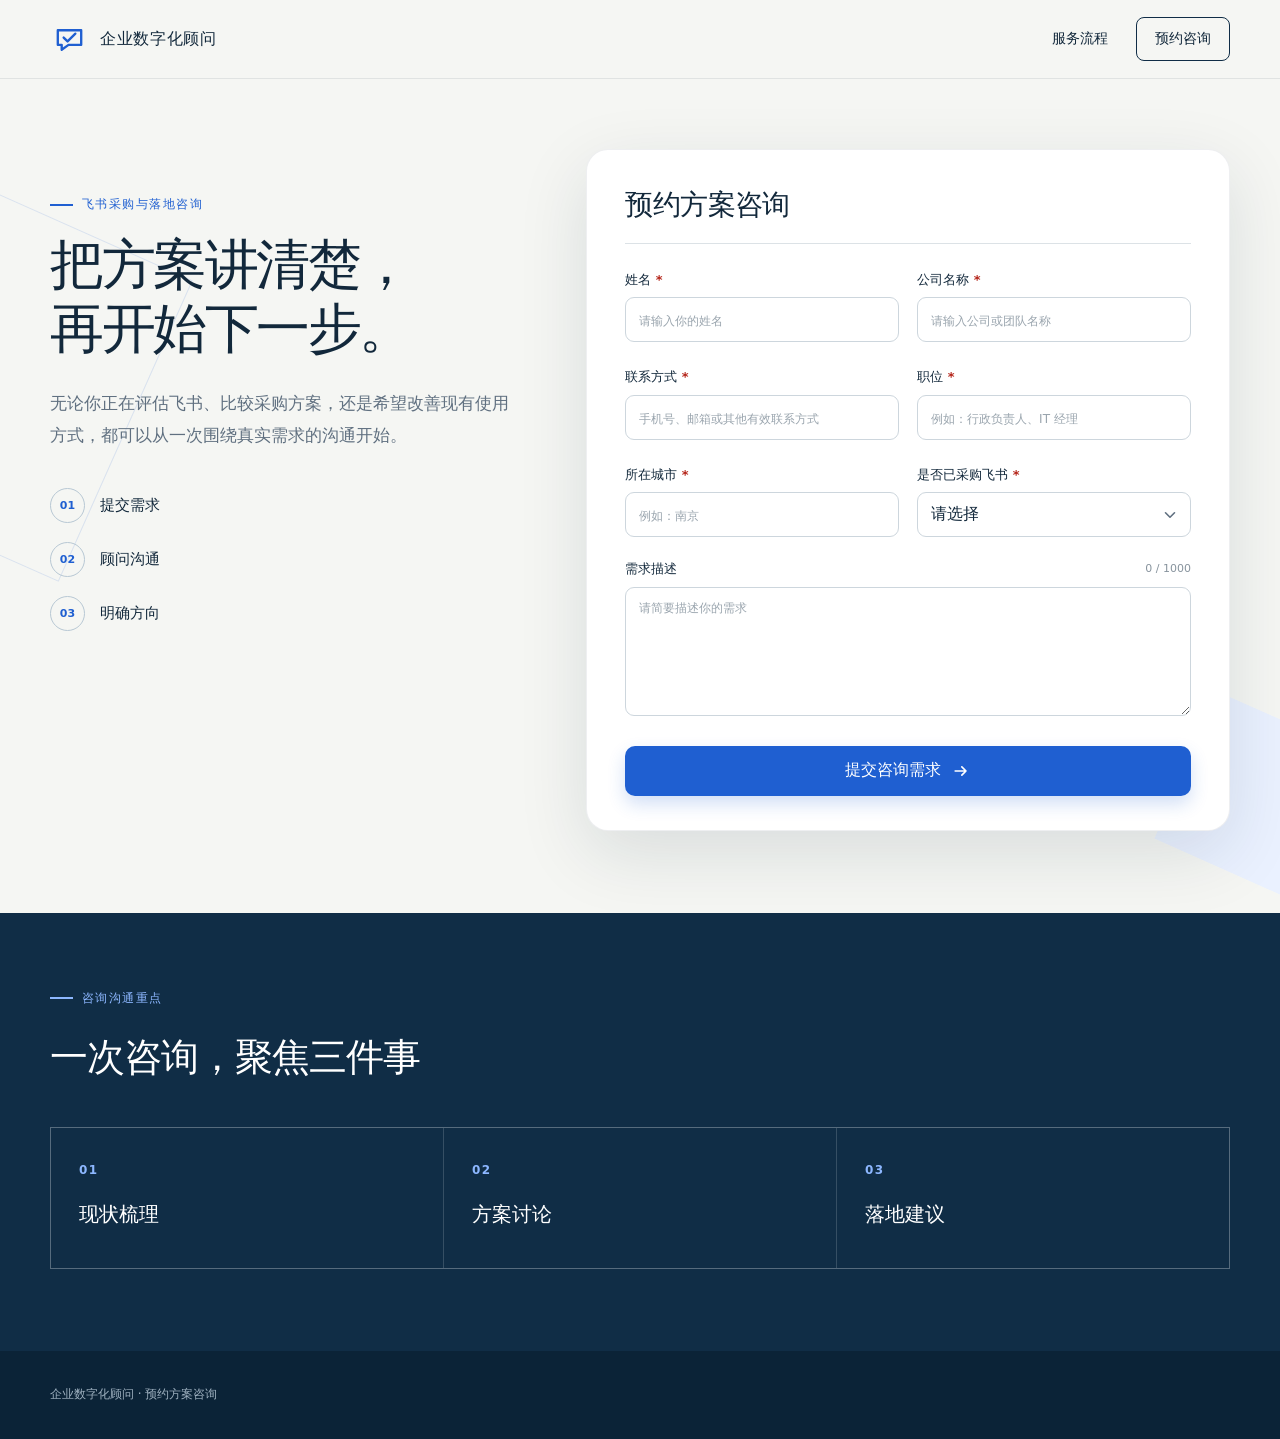
<file: index.html>
<!doctype html>
<html lang="zh-CN">
<head>
  <meta charset="utf-8">
  <meta name="viewport" content="width=device-width, initial-scale=1">
  <meta name="description" content="预约飞书采购与落地方案咨询，留下联系信息，由顾问跟进你的实际需求。">
  <meta name="theme-color" content="#12304a">
  <meta name="referrer" content="no-referrer">
  <meta http-equiv="Content-Security-Policy" content="default-src 'self'; script-src 'self'; style-src 'self'; img-src 'self' data:; connect-src https://open.feishu.cn; object-src 'none'; base-uri 'none'; form-action 'none'">
  <title>预约方案咨询｜企业数字化顾问</title>
  <link rel="icon" href="assets/favicon.svg" type="image/svg+xml">
  <link rel="stylesheet" href="assets/styles.css">
  <script defer src="assets/site-config.js"></script>
  <script defer src="assets/form-core.js"></script>
  <script defer src="assets/app.js"></script>
</head>
<body>
  <a class="skip-link" href="#consultation-form">跳到咨询表单</a>
  <header class="site-header">
    <div class="shell header-inner">
      <a class="brand" href="./" aria-label="企业数字化顾问首页">
        <svg class="brand-mark" viewBox="0 0 40 40" aria-hidden="true">
          <path d="M8 10.5h24v15H19l-7 5v-5H8z" fill="none" stroke="currentColor" stroke-width="2.4" stroke-linejoin="round"/>
          <path d="m14 18 4 4 8-8" fill="none" stroke="currentColor" stroke-width="2.4" stroke-linecap="round" stroke-linejoin="round"/>
        </svg>
        <strong>企业数字化顾问</strong>
      </a>
      <nav class="header-nav" aria-label="页面导航">
        <a href="#process">服务流程</a>
        <a class="nav-cta" href="#consultation">预约咨询</a>
      </nav>
    </div>
  </header>

  <main>
    <section class="hero" id="consultation">
      <div class="hero-decoration hero-decoration-one" aria-hidden="true"></div>
      <div class="hero-decoration hero-decoration-two" aria-hidden="true"></div>
      <div class="shell hero-grid">
        <div class="hero-copy">
          <p class="eyebrow"><span></span> 飞书采购与落地咨询</p>
          <h1>把方案讲清楚，<br>再开始下一步。</h1>
          <p class="hero-lead">无论你正在评估飞书、比较采购方案，还是希望改善现有使用方式，都可以从一次围绕真实需求的沟通开始。</p>
          <ol class="hero-steps" aria-label="咨询流程">
            <li><span>01</span><strong>提交需求</strong></li>
            <li><span>02</span><strong>顾问沟通</strong></li>
            <li><span>03</span><strong>明确方向</strong></li>
          </ol>
        </div>

        <div class="form-card">
          <div class="form-heading"><h2>预约方案咨询</h2></div>
          <noscript><p class="form-status status-error">当前浏览器未启用 JavaScript，暂时无法提交，请启用后重试。</p></noscript>
          <form id="consultation-form" method="post" novalidate>
            <div class="honeypot" aria-hidden="true">
              <label for="website">请勿填写此项</label>
              <input id="website" name="website" type="text" tabindex="-1" autocomplete="off">
            </div>
            <div class="form-grid">
              <div class="field">
                <label for="name">姓名 <span class="required" aria-hidden="true">*</span></label>
                <input id="name" name="name" type="text" maxlength="40" autocomplete="name" placeholder="请输入你的姓名" required aria-describedby="name-error">
                <p class="field-error" id="name-error"></p>
              </div>
              <div class="field">
                <label for="company">公司名称 <span class="required" aria-hidden="true">*</span></label>
                <input id="company" name="company" type="text" maxlength="100" autocomplete="organization" placeholder="请输入公司或团队名称" required aria-describedby="company-error">
                <p class="field-error" id="company-error"></p>
              </div>
              <div class="field">
                <label for="contact">联系方式 <span class="required" aria-hidden="true">*</span></label>
                <input id="contact" name="contact" type="text" maxlength="80" autocomplete="tel" placeholder="手机号、邮箱或其他有效联系方式" required aria-describedby="contact-error">
                <p class="field-error" id="contact-error"></p>
              </div>
              <div class="field">
                <label for="position">职位 <span class="required" aria-hidden="true">*</span></label>
                <input id="position" name="position" type="text" maxlength="60" autocomplete="organization-title" placeholder="例如：行政负责人、IT 经理" required aria-describedby="position-error">
                <p class="field-error" id="position-error"></p>
              </div>
              <div class="field">
                <label for="city">所在城市 <span class="required" aria-hidden="true">*</span></label>
                <input id="city" name="city" type="text" maxlength="60" autocomplete="address-level2" placeholder="例如：南京" required aria-describedby="city-error">
                <p class="field-error" id="city-error"></p>
              </div>
              <div class="field">
                <label for="feishu-status">是否已采购飞书 <span class="required" aria-hidden="true">*</span></label>
                <div class="select-wrap">
                  <select id="feishu-status" name="feishuStatus" required aria-describedby="feishuStatus-error">
                    <option value="" selected disabled>请选择</option>
                    <option value="已采购飞书">已采购飞书</option>
                    <option value="正在评估或采购中">正在评估或采购中</option>
                    <option value="尚未采购飞书">尚未采购飞书</option>
                    <option value="不清楚">不清楚</option>
                  </select>
                  <svg viewBox="0 0 20 20" aria-hidden="true"><path d="m5 7.5 5 5 5-5" fill="none" stroke="currentColor" stroke-width="1.8" stroke-linecap="round" stroke-linejoin="round"/></svg>
                </div>
                <p class="field-error" id="feishuStatus-error"></p>
              </div>
              <div class="field field-full">
                <div class="label-row">
                  <label for="description">需求描述</label>
                  <span id="description-count" aria-live="off">0 / 1000</span>
                </div>
                <textarea id="description" name="description" rows="4" maxlength="1000" placeholder="请简要描述你的需求" aria-describedby="description-error"></textarea>
                <p class="field-error" id="description-error"></p>
              </div>
            </div>
            <button class="submit-button" id="submit-button" type="submit">
              <span class="button-label">提交咨询需求</span>
              <span class="button-loading" aria-hidden="true"><i></i>正在提交</span>
              <svg class="button-arrow" viewBox="0 0 24 24" aria-hidden="true"><path d="M5 12h13m-5-5 5 5-5 5" fill="none" stroke="currentColor" stroke-width="2" stroke-linecap="round" stroke-linejoin="round"/></svg>
            </button>
            <p class="form-status" id="form-status" role="status" aria-live="polite" tabindex="-1"></p>
          </form>
        </div>
      </div>
    </section>

    <section class="process-section" id="process">
      <div class="shell">
        <div class="section-heading">
          <p class="eyebrow"><span></span> 咨询沟通重点</p>
          <h2>一次咨询，聚焦三件事</h2>
        </div>
        <div class="process-grid">
          <article><span class="process-number">01</span><h3>现状梳理</h3></article>
          <article><span class="process-number">02</span><h3>方案讨论</h3></article>
          <article><span class="process-number">03</span><h3>落地建议</h3></article>
        </div>
      </div>
    </section>
  </main>

  <footer class="site-footer">
    <div class="shell footer-inner"><p>企业数字化顾问 · 预约方案咨询</p></div>
  </footer>
</body>
</html>
</file>
<file: assets/styles.css>
:root {
  color-scheme: light;
  --ink: #12283b;
  --muted: #607080;
  --blue: #1f5fd1;
  --blue-dark: #174aa6;
  --navy: #102d46;
  --paper: #f5f6f3;
  --card: #ffffff;
  --line: #dce2e6;
  --soft-blue: #eaf1ff;
  --soft-green: #e6f4ed;
  --green: #18734c;
  --red: #b42318;
  --soft-red: #fff0ee;
  --shadow: 0 22px 70px rgba(18, 40, 59, 0.12);
  font-family: "PingFang SC", "Microsoft YaHei", "Noto Sans CJK SC", system-ui, -apple-system, sans-serif;
  font-synthesis: none;
}

* { box-sizing: border-box; }
html { scroll-behavior: smooth; }
body { margin: 0; color: var(--ink); background: var(--paper); line-height: 1.65; }
a { color: inherit; }
button, input, select, textarea { font: inherit; }
button, select { cursor: pointer; }
svg { display: block; }
.shell { width: min(1180px, calc(100% - 48px)); margin: 0 auto; }
.skip-link { position: absolute; left: 16px; top: -80px; z-index: 20; padding: 10px 16px; background: var(--navy); color: white; border-radius: 8px; }
.skip-link:focus { top: 12px; }

.site-header { background: rgba(245, 246, 243, 0.96); border-bottom: 1px solid rgba(18, 40, 59, 0.09); position: sticky; top: 0; z-index: 10; backdrop-filter: blur(12px); }
.header-inner { min-height: 78px; display: flex; align-items: center; justify-content: space-between; gap: 24px; }
.brand { display: inline-flex; align-items: center; gap: 11px; text-decoration: none; }
.brand-mark { width: 39px; height: 39px; color: var(--blue); }
.brand strong { display: block; font-size: 16px; letter-spacing: 0.04em; line-height: 1.3; }
.brand small { display: block; margin-top: 3px; color: var(--muted); font-size: 9px; font-weight: 700; letter-spacing: 0.17em; }
.header-nav { display: flex; align-items: center; gap: 28px; font-size: 14px; }
.header-nav a { text-decoration: none; font-weight: 600; }
.header-nav a:not(.nav-cta):hover { color: var(--blue); }
.nav-cta { padding: 9px 18px; border: 1px solid var(--navy); border-radius: 8px; }
.nav-cta:hover { background: var(--navy); color: white; }

.hero { position: relative; overflow: hidden; padding: 70px 0 82px; }
.hero-decoration { position: absolute; pointer-events: none; border: 1px solid rgba(31, 95, 209, 0.13); transform: rotate(24deg); }
.hero-decoration-one { width: 330px; height: 330px; left: -190px; top: 120px; }
.hero-decoration-two { width: 160px; height: 160px; right: -60px; bottom: 35px; background: var(--soft-blue); border: none; }
.hero-grid { position: relative; display: grid; grid-template-columns: minmax(0, 0.84fr) minmax(520px, 1.16fr); gap: 70px; align-items: start; }
.hero-copy { padding-top: 46px; }
.eyebrow { display: flex; align-items: center; gap: 9px; margin: 0 0 18px; color: var(--blue); font-size: 12px; font-weight: 750; letter-spacing: 0.12em; }
.eyebrow span { width: 23px; height: 2px; background: currentColor; }
h1 { margin: 0; font-size: clamp(42px, 4.2vw, 64px); line-height: 1.19; letter-spacing: -0.045em; font-weight: 760; }
.hero-lead { max-width: 480px; margin: 26px 0 0; color: var(--muted); font-size: 17px; line-height: 1.9; }
.hero-steps { list-style: none; margin: 37px 0 0; padding: 0; display: grid; gap: 19px; }
.hero-steps li { display: flex; align-items: center; gap: 15px; }
.hero-steps li > span { flex: 0 0 auto; display: grid; place-items: center; width: 35px; height: 35px; border: 1px solid #b8c8d4; border-radius: 50%; color: var(--blue); font-size: 11px; font-weight: 800; }
.hero-steps strong { display: block; margin-bottom: 1px; font-size: 15px; }
.hero-steps p { margin: 0; color: var(--muted); font-size: 13px; }
.hero-note { display: flex; align-items: center; gap: 8px; margin: 34px 0 0; color: var(--green); font-size: 13px; font-weight: 600; }
.hero-note svg { width: 20px; height: 20px; }

.form-card { min-width: 0; padding: 36px 38px 34px; background: var(--card); border: 1px solid rgba(18, 40, 59, 0.07); border-radius: 22px; box-shadow: var(--shadow); }
.form-heading { margin-bottom: 22px; padding-bottom: 19px; border-bottom: 1px solid var(--line); }
.form-kicker { margin: 0 0 8px; color: var(--blue); font-size: 10px; font-weight: 800; letter-spacing: 0.15em; }
.form-heading h2 { margin: 0; font-size: 28px; line-height: 1.35; letter-spacing: -0.02em; }
.form-heading > p:last-child { margin: 8px 0 0; color: var(--muted); font-size: 15px; }
.required-note { margin: 17px 0 23px; color: var(--muted); font-size: 12px; }
.required-note span, .required { color: var(--red); }
.submission-notice { margin: 0 0 20px; padding: 11px 13px; border: 1px solid #cfddf6; border-radius: 8px; background: var(--soft-blue); color: var(--blue-dark); font-size: 12px; line-height: 1.65; }
.form-grid { display: grid; grid-template-columns: repeat(2, minmax(0, 1fr)); column-gap: 18px; }
.field { min-width: 0; margin-bottom: 16px; }
.field-full { grid-column: 1 / -1; }
.field label, .label-row > span { display: inline-block; margin-bottom: 7px; font-size: 13px; font-weight: 650; }
.label-row { display: flex; align-items: center; justify-content: space-between; gap: 16px; }
.label-row > span { color: #87939d; font-size: 11px; font-weight: 500; }
input, select, textarea { width: 100%; border: 1px solid #cdd6dd; border-radius: 9px; background: white; color: var(--ink); outline: none; transition: border-color 160ms ease, box-shadow 160ms ease, background 160ms ease; }
input, select { height: 45px; padding: 0 13px; }
textarea { min-height: 118px; padding: 11px 13px; line-height: 1.65; resize: vertical; }
input::placeholder, textarea::placeholder { color: #9aa5ae; font-size: 12px; }
input:hover, select:hover, textarea:hover { border-color: #9babb8; }
input:focus, select:focus, textarea:focus { border-color: var(--blue); box-shadow: 0 0 0 3px rgba(31, 95, 209, 0.12); }
input[aria-invalid="true"], select[aria-invalid="true"], textarea[aria-invalid="true"] { border-color: var(--red); background: #fffafa; }
.select-wrap { position: relative; }
.select-wrap select { appearance: none; padding-right: 38px; }
.select-wrap svg { position: absolute; width: 18px; height: 18px; right: 12px; top: 14px; color: var(--muted); pointer-events: none; }
.field-hint, .field-error { margin: 5px 0 0; font-size: 11px; line-height: 1.45; }
.field-hint { color: #82909b; }
.field-error { color: var(--red); min-height: 0; }
.field-error:not(:empty) { min-height: 16px; }
.honeypot { position: absolute !important; left: -10000px !important; width: 1px !important; height: 1px !important; overflow: hidden !important; }
.submit-consent { margin: 1px 0 14px; color: var(--muted); font-size: 11px; line-height: 1.65; }
.submit-button { width: 100%; min-height: 50px; display: flex; align-items: center; justify-content: center; gap: 10px; border: 0; border-radius: 10px; background: var(--blue); color: white; font-weight: 700; box-shadow: 0 8px 18px rgba(31, 95, 209, 0.2); transition: background 160ms ease, transform 160ms ease; }
.submit-button:hover:not(:disabled) { background: var(--blue-dark); transform: translateY(-1px); }
.submit-button:focus-visible { outline: 3px solid rgba(31, 95, 209, 0.28); outline-offset: 3px; }
.submit-button:disabled { cursor: wait; opacity: 0.75; }
.button-arrow { width: 20px; height: 20px; }
.button-loading { display: none; align-items: center; gap: 8px; }
.button-loading i { width: 15px; height: 15px; border: 2px solid rgba(255,255,255,0.4); border-top-color: white; border-radius: 50%; animation: spin 800ms linear infinite; }
.submit-button.is-loading .button-label, .submit-button.is-loading .button-arrow { display: none; }
.submit-button.is-loading .button-loading { display: inline-flex; }
.form-status { display: none; margin: 14px 0 0; padding: 11px 13px; border-radius: 8px; font-size: 14px; line-height: 1.65; outline: none; }
.form-status:not(:empty) { display: block; }
.status-success { background: var(--soft-green); color: #11633f; border: 1px solid #c3e5d2; }
.status-error { background: var(--soft-red); color: var(--red); border: 1px solid #f0cec8; }
.status-info { background: var(--soft-blue); color: var(--blue-dark); border: 1px solid #cfddf6; }

.process-section { padding: 76px 0 82px; background: var(--navy); color: white; }
.section-heading { max-width: 600px; }
.section-heading .eyebrow { color: #8db7ff; }
.section-heading h2 { margin: 0; font-size: clamp(28px, 3vw, 38px); letter-spacing: -0.025em; }
.section-heading > p:last-child { margin: 13px 0 0; color: #b8c7d4; font-size: 15px; }
.process-grid { display: grid; grid-template-columns: repeat(3, minmax(0, 1fr)); gap: 1px; margin-top: 38px; background: rgba(255,255,255,0.16); border: 1px solid rgba(255,255,255,0.16); }
.process-grid article { min-width: 0; padding: 28px; background: var(--navy); }
.process-number { color: #8db7ff; font-size: 12px; font-weight: 800; letter-spacing: 0.12em; }
.process-grid h3 { margin: 16px 0 9px; font-size: 20px; }
.process-grid p { margin: 0; color: #b8c7d4; font-size: 13px; line-height: 1.8; }
.site-footer { background: #0b2337; color: #9fb1c0; }
.footer-inner { min-height: 88px; display: flex; align-items: center; justify-content: space-between; gap: 20px; font-size: 12px; }
.footer-inner p { margin: 0; }

.not-found { min-height: 100vh; display: grid; place-items: center; padding: 32px; background: var(--paper); }
.not-found-card { width: min(560px, 100%); padding: 46px; background: white; border: 1px solid var(--line); border-radius: 20px; box-shadow: var(--shadow); text-align: center; }
.not-found-card img { width: 48px; margin: 0 auto 22px; }
.not-found-card h1 { font-size: 34px; letter-spacing: -0.02em; }
.not-found-card p { color: var(--muted); }
.not-found-card .eyebrow { justify-content: center; }
.not-found-card a { display: inline-block; margin-top: 12px; padding: 11px 22px; border-radius: 9px; background: var(--blue); color: white; text-decoration: none; }

@keyframes spin { to { transform: rotate(360deg); } }
@media (max-width: 1020px) {
  .hero-grid { grid-template-columns: 1fr; gap: 45px; }
  .hero-copy { padding-top: 0; max-width: 680px; }
  .hero-lead { max-width: 620px; }
  .hero-steps { grid-template-columns: repeat(3, minmax(0, 1fr)); }
  .hero-steps li { gap: 10px; }
  .form-card { order: -1; max-width: 760px; width: 100%; }
}
@media (max-width: 700px) {
  .shell { width: min(100% - 32px, 600px); }
  .header-inner { min-height: 68px; }
  .brand strong { font-size: 14px; }
  .brand small { font-size: 8px; }
  .brand-mark { width: 34px; height: 34px; }
  .header-nav { gap: 12px; }
  .header-nav > a:first-child { display: none; }
  .nav-cta { padding: 7px 12px; font-size: 12px; }
  .hero { padding: 20px 0 45px; }
  h1 { font-size: clamp(37px, 11vw, 48px); }
  .hero-lead { font-size: 15px; }
  .hero-steps { grid-template-columns: 1fr; gap: 14px; }
  .hero-note { margin-top: 26px; }
  .form-card { padding: 27px 22px 25px; border-radius: 16px; }
  .form-grid { grid-template-columns: 1fr; column-gap: 0; }
  .field-full { grid-column: auto; }
  .form-heading h2 { font-size: 25px; }
  .process-section { padding: 55px 0; }
  .process-grid { grid-template-columns: 1fr; }
  .process-grid article { padding: 24px; }
  .footer-inner { padding: 22px 0; flex-direction: column; align-items: flex-start; justify-content: center; gap: 5px; }
  .not-found-card { padding: 34px 24px; }
}
@media (prefers-reduced-motion: reduce) {
  html { scroll-behavior: auto; }
  *, *::before, *::after { animation-duration: 0.01ms !important; transition-duration: 0.01ms !important; }
}
</file>
